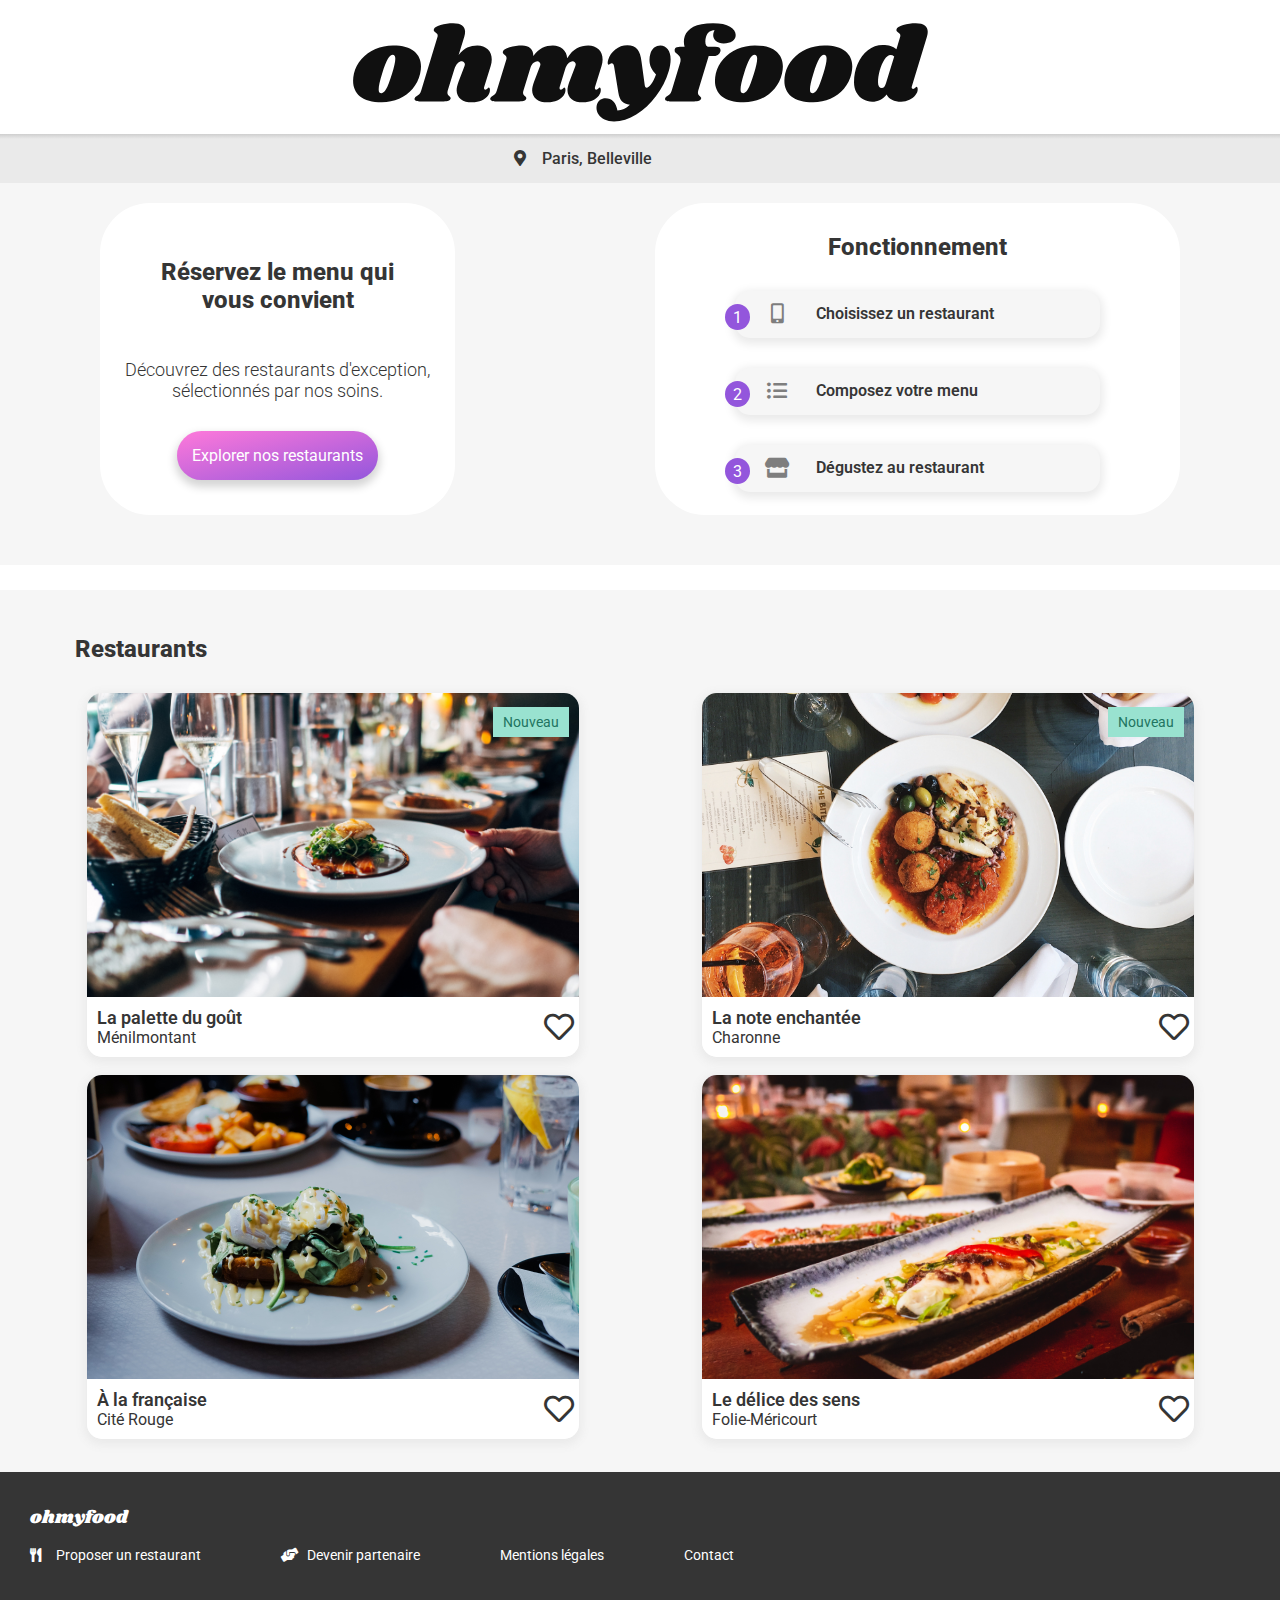
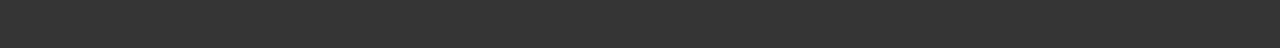
<file: index.html>
<!DOCTYPE html>
<html lang="fr">
    <head>
        <meta charset="utf-8">
        <meta name="viewport" content="width=device-width, initial-scale=1.0" />
        <title>Ohmyfood | commande de repas en ligne</title>
        <link rel="preconnect" href="https://fonts.googleapis.com">
        <link rel="preconnect" href="https://fonts.gstatic.com" crossorigin>
        <link href="https://fonts.googleapis.com/css2?family=Roboto:wght@100;200;300;400;500;600;700;800;900&family=Shrikhand&display=swap" rel="stylesheet">
        <link rel="stylesheet" type="text/css" href="./scss/main.css">
        <link href="https://use.fontawesome.com/releases/v5.15.3/css/all.css" rel="stylesheet">

    </head>

    <body>
        <div id="preload">
            <div class="spin"><i class="fas fa-spinner"></i></div>
        </div>
        <header> 
            <img src="Maquettes_Ohmyfood/images/logo/ohmyfood@2x.svg" alt="Ohmyfood"/>
        </header>
        <div id="mobile">
            <section class="localisation">
                <div class="localisation__recherche">
                    <div><i class="fas fa-map-marker-alt"></i></div>
                    <div>Paris, Belleville</div>
                </div>
                <div class="localisation__description">
                    <h2 class="localisation--titre">Réservez le menu qui<br/> vous convient</h2>
                    <div class="localisation--argument">Découvrez des restaurants d'exception,<br/> sélectionnés par nos soins.</div>
                    <button class="localisation--explorer">Explorer nos restaurants</button>
                </div>
            </section>
            
            <section id="fonctionnement_mobile">
                <h2 class="titre-section">Fonctionnement</h2>
                <div class="fonctionnement__plan">
                    
                    <div class="fonctionnement__liste">
                        <div class="fonctionnement--numero">1</div>
                        <div><i class="fas fa-mobile-alt"></i></div>
                        <div>Choisissez un restaurant</div>
                    </div>
                
                    <div class="fonctionnement__liste">
                        <div class="fonctionnement--numero">2</div>
                        <div><i class="fas fa-list-ul"></i></div>
                        <div>Composez votre menu</div>
                    </div>
                    
                    <div class="fonctionnement__liste">
                        <div class="fonctionnement--numero">3</div>
                        <div><i class="fas fa-store"></i></div>
                        <div>Dégustez au restaurant</div>
                    </div>
                
                </div>
            </section>
        </div>

        <div id="desktop">
            <section class="localisation">
                <div class="localisation__recherche">
                    <div><i class="fas fa-map-marker-alt"></i></div>
                    <div>Paris, Belleville</div>
                </div>
                <div class="explications">
                    <div class="localisation__description">
                        <h2 class="localisation--titre">Réservez le menu qui<br/> vous convient</h2>
                        <div class="localisation--argument">Découvrez des restaurants d'exception,<br/> sélectionnés par nos soins.</div>
                        <button class="localisation--explorer">Explorer nos restaurants</button>
                    </div>
                    <div id="fonctionnement_desktop">
                        <div class="titre-section">Fonctionnement</div>
                        <div class="fonctionnement__plan">
                        
                            <div class="fonctionnement__liste">
                                <div class="fonctionnement--numero">1</div>
                                <div><i class="fas fa-mobile-alt"></i></div>
                                <div>Choisissez un restaurant</div>
                            </div>
                    
                            <div class="fonctionnement__liste">
                                <div class="fonctionnement--numero">2</div>
                                <div><i class="fas fa-list-ul"></i></div>
                                <div>Composez votre menu</div>
                            </div>
                        
                            <div class="fonctionnement__liste">
                                <div class="fonctionnement--numero">3</div>
                                <div><i class="fas fa-store"></i></div>
                                <div>Dégustez au restaurant</div>
                            </div>
                        </div>
                    </div>
                </div>

            </section>
            
           
        </div>



        <section id="restaurants">
            <h2 class="titre-section">Restaurants</h2>
            
            <div class="liste-restaurants-carte">
                
                <div class="restaurants__carte">
                    <a href="./menu-palette.html">
                        <div class="restaurants--vignette restaurants--image1">
                            <span class="restaurants--nouveau">Nouveau</span>
                        </div>
                    </a>
          
                    <div class="restaurants--legende">
                        <div class="restaurants--texte"><a href="./menu-palette.html">
                            <div>La palette du goût</div>
                            <div>Ménilmontant</div>
                        </a></div>
                        <div class="like">
                            <i class="far fa-heart"></i>
                            <i class="far fa-heart"></i>
                        </div>
                    </div>
                </div>

                <div class="restaurants__carte">
                    <a href="./menu-enchante.html">
                        <div class="restaurants--vignette restaurants--image2">
                            <span class="restaurants--nouveau">Nouveau</span>
                        </div>
                    </a>
          
                    <div class="restaurants--legende">
                        <div class="restaurants--texte"><a href="./menu-enchante.html">
                            <div>La note enchantée</div>
                            <div>Charonne</div>
                        </a></div>
                        <div class="like">
                            <i class="far fa-heart"></i>
                            <i class="far fa-heart"></i>
                        </div>
                    </div>
                </div>
            
                <div class="restaurants__carte">
                    <a href="./menu-francaise.html">
                        <div class="restaurants--vignette restaurants--image3">
                        </div>
                    </a>
          
                    <div class="restaurants--legende">
                        <div class="restaurants--texte"><a href="./menu-francaise.html">
                            <div>À la française</div>
                            <div>Cité Rouge</div>
                        </a></div>
                        <div class="like">
                            <i class="far fa-heart"></i>
                            <i class="far fa-heart"></i>
                        </div>
                    </div>
                </div>

                <div class="restaurants__carte">
                    <a href="./menu-delice.html">
                        <div class="restaurants--vignette restaurants--image4">
                        </div>
                    </a>
          
                    <div class="restaurants--legende">
                        <div class="restaurants--texte"><a href="./menu-delice.html">
                            <div>Le délice des sens</div>
                            <div>Folie-Méricourt</div>
                        </a></div>
                        <div class="like">
                            <i class="far fa-heart"></i>
                            <i class="far fa-heart"></i>
                        </div>
                    </div>
                </div>

            </div>
        </section>

        <footer>
            <div class="slogan">ohmyfood</div>
            <ul>
                <li><a href="#">Proposer un restaurant</a></li>
                <li><a href="#">Devenir partenaire</a></li>
                <li><a href="#">Mentions légales</a></li>
                <li><a href="mailto:email@email.com">Contact</a></li>
            </ul>
        </footer>

    </body>
</html>
</file>
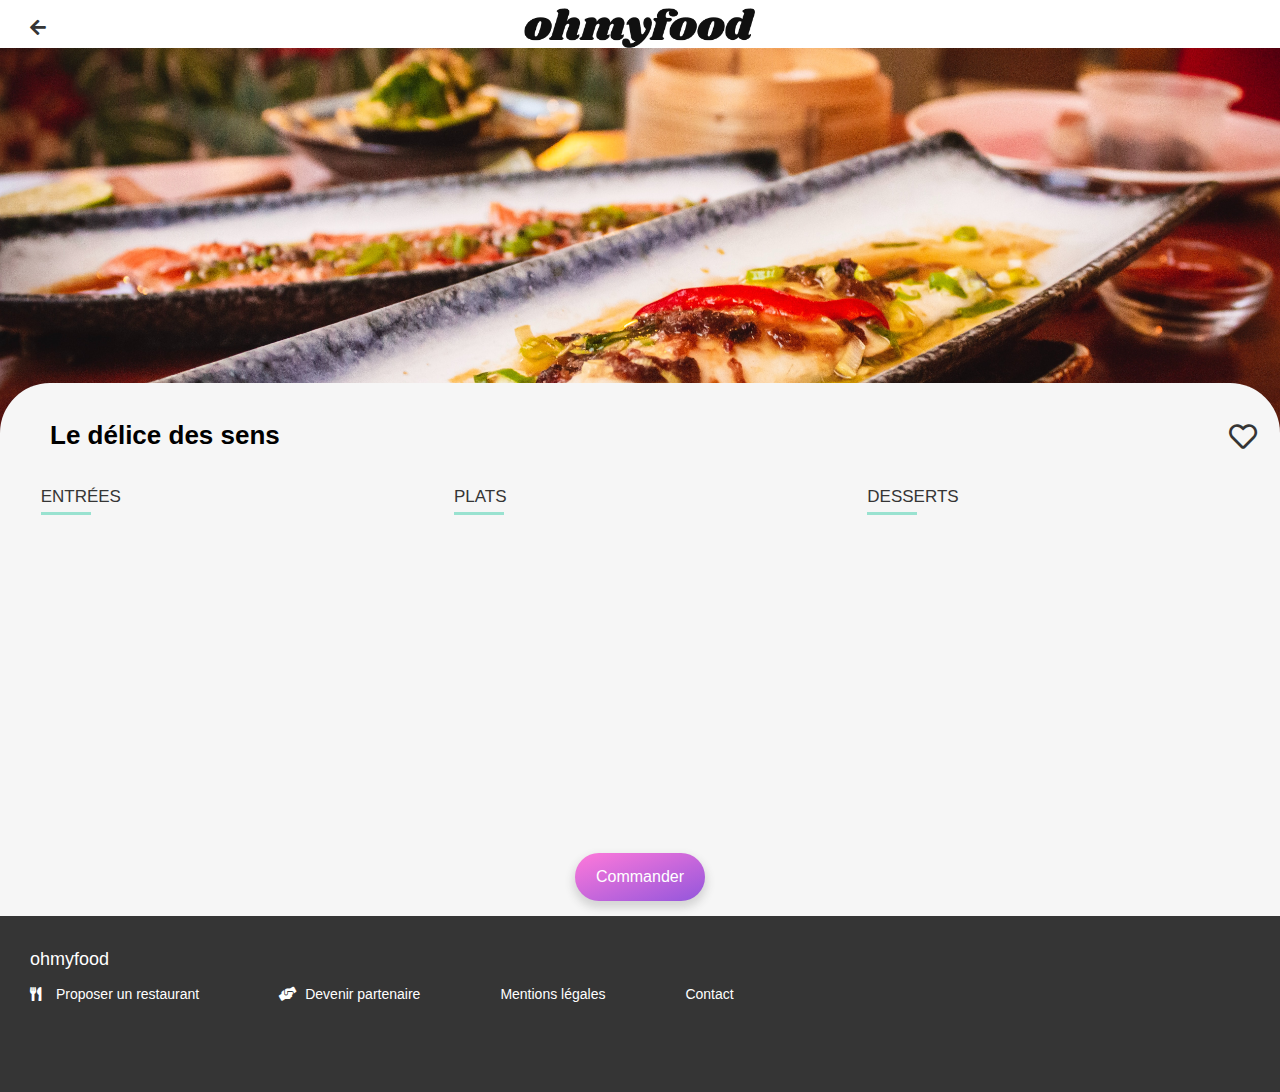
<file: menu-delice.html>
<!DOCTYPE html>
<html lang="fr">
    <head>
        <meta charset="utf-8">
        <meta name="viewport" content="width=device-width, initial-scale=1.0" />
        <title>Ohmyfood | commande de repas en ligne</title>
        <link rel="stylesheet" type="text/css" href="./scss/main.css">
        <link href="https://use.fontawesome.com/releases/v5.15.3/css/all.css" rel="stylesheet">
    </head>

    <body>
        <header class="retour-menu">
            <a href="./index.html"><i class="fas fa-arrow-left"></i></a>
            <a href="./index.html" class="retour-menu__logo"></a>
        </header>

        <div class="banniere-menu banniere-menu__image4">
            
        </div>
        
        <section class="restaurants menu-entier">
            <div class="menu-entier__titre">
                <h1>Le délice des sens</h1>
                <div class="like">
                    <i class="far fa-heart"></i>
                    <i class="far fa-heart"></i>
                </div>
            </div>

            <div class="menu-entier__complet">
                <article class="entrees">
                    <h2 class="menu-entier__sstitre">ENTRÉES</h2>
                    <div class=" menu-entier__liste">
                
                        <div class=" restaurants--titre-legende menu-entier--bloc">
                    
                            <div class="menu-entier--texte">
                                <div>Tartare de thon</div>
                                <div>Assaisonné au yuzu</div>
                            </div>

                            <div class="menu-entier--coche">
                                <div class="prix">25€</div>
                                <div><i class="fas fa-check-circle"></i></div>
                            </div>
                    
                        </div>
                
                        <div class=" restaurants--titre-legende menu-entier--bloc">
                    
                            <div class="menu-entier--texte">
                                <div>Bouchée de homard croustillant</div>
                                <div>Et sa farandole de petits légumes</div>
                            </div>

                            <div class="menu-entier--coche">
                                <div class="prix">35€</div>
                                <div><i class="fas fa-check-circle"></i></div>
                            </div>
                    
                        </div>
                
                        <div class=" restaurants--titre-legende menu-entier--bloc">
                    
                            <div class="menu-entier--texte">
                                <div>Velouté au cèpes</div>
                                <div>Aux truffes</div>
                            </div>

                            <div class="menu-entier--coche">
                                <div class="prix">20€</div>
                                <div><i class="fas fa-check-circle"></i></div>
                            </div>
                    
                        </div>
                    </div>
                </article>
                <article class="plats">
                    <h2 class="menu-entier__sstitre">PLATS</h2>
                    <div class=" menu-entier__liste">

                        <div class=" restaurants--titre-legende menu-entier--bloc">
                    
                            <div class="menu-entier--texte">
                                <div>Poulet rôti aux herbes de Provence</div>
                                <div>Et sa crème de truffe</div>
                            </div>

                            <div class="menu-entier--coche">
                                <div class="prix">40€</div>
                                <div><i class="fas fa-check-circle"></i></div>
                            </div>
                    
                        </div>

                        <div class=" restaurants--titre-legende menu-entier--bloc">
                    
                            <div class="menu-entier--texte">
                                <div>Langouste rôtie</div>
                                <div>Et ses légumes de saison</div>
                            </div>

                            <div class="menu-entier--coche">
                                <div class="prix">35€</div>
                                <div><i class="fas fa-check-circle"></i></div>
                            </div>
                
                        </div>

                        <div class=" restaurants--titre-legende menu-entier--bloc">
                    
                            <div class="menu-entier--texte">
                                <div>Côte de boeuf angus</div>
                                <div>Et sa purée de panais</div>
                            </div>

                            <div class="menu-entier--coche">
                                <div class="prix">44€</div>
                                <div><i class="fas fa-check-circle"></i></div>
                            </div>
                    
                        </div>
                    </div>
                </article>
                <article class="desserts">
                    <h2 class="menu-entier__sstitre">DESSERTS</h2>
                    <div class=" menu-entier__liste">

                        <div class=" restaurants--titre-legende menu-entier--bloc">
                    
                            <div class="menu-entier--texte">
                                <div>Farandole de desserts</div>
                                <div>Du chef</div>
                            </div>

                            <div class="menu-entier--coche">
                                <div class="prix">18€</div>
                                <div><i class="fas fa-check-circle"></i></div>
                            </div>
                    
                        </div>

                        <div class=" restaurants--titre-legende menu-entier--bloc">
                    
                            <div class="menu-entier--texte">
                                <div>Crème brûlée</div>
                                <div>Revisitée</div>
                            </div>

                            <div class="menu-entier--coche">
                                <div class="prix">22€</div>
                                <div><i class="fas fa-check-circle"></i></div>
                            </div>
                    
                        </div>

                        <div class=" restaurants--titre-legende menu-entier--bloc">
                    
                            <div class="menu-entier--texte">
                                <div>Tiramisu</div>
                                <div>À la noisette</div>
                            </div>

                            <div class="menu-entier--coche">
                                <div class="prix">23€</div>
                                <div><i class="fas fa-check-circle"></i></div>
                            </div>
                    
                        </div>
                    </div>
                </article>
            </div>
            <div class="menu-entier--bouton">
                <button class="menu-entier--commander">Commander</button>
            </div>
        </section>

        <footer>
            <div class="slogan">ohmyfood</div>
            <ul>
                <li><a href="#">Proposer un restaurant</a></li>
                <li><a href="#">Devenir partenaire</a></li>
                <li><a href="#">Mentions légales</a></li>
                <li><a href="mailto:email@email.com">Contact</a></li>
            </ul>
        </footer>

    </body>
</html>
</file>
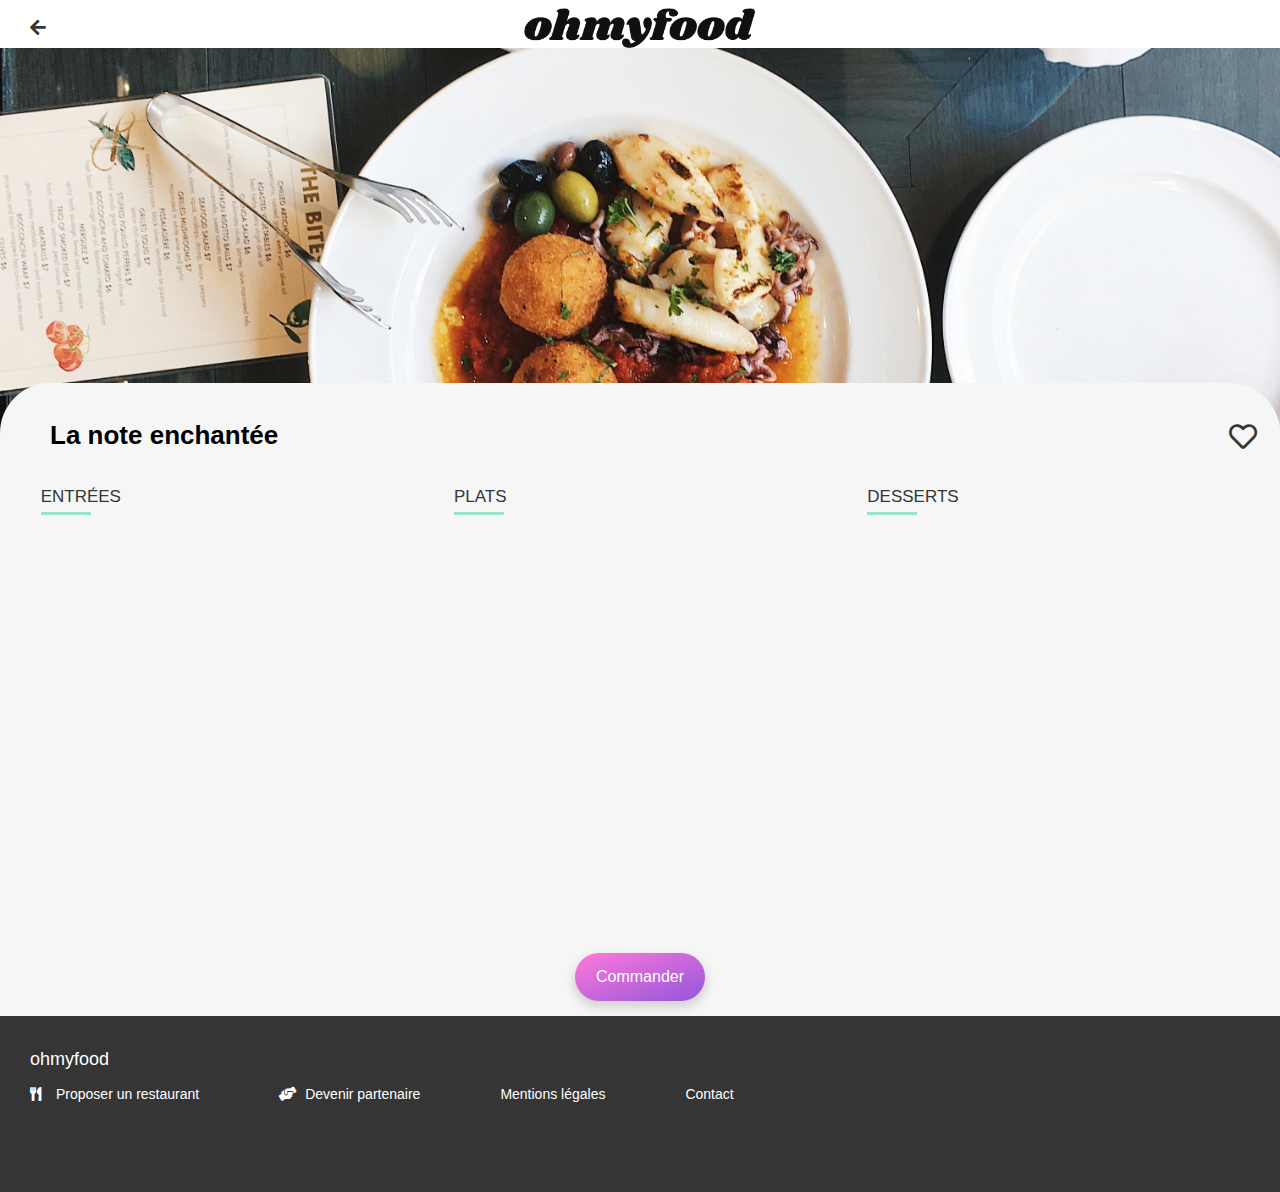
<file: menu-enchante.html>
<!DOCTYPE html>
<html lang="fr">
    <head>
        <meta charset="utf-8">
        <meta name="viewport" content="width=device-width, initial-scale=1.0" />
        <title>Ohmyfood | commande de repas en ligne</title>
        <link rel="stylesheet" type="text/css" href="./scss/main.css">
        <link href="https://use.fontawesome.com/releases/v5.15.3/css/all.css" rel="stylesheet">
    </head>

    <body>
        <header class="retour-menu">
            <a href="./index.html"><i class="fas fa-arrow-left"></i></a>
            <a href="./index.html" class="retour-menu__logo"></a>
        </header>

        <div class="banniere-menu banniere-menu__image2">
           
        </div>
        
        <section class="restaurants menu-entier">
            <div class="menu-entier__titre">
                <h1>La note enchantée</h1>
                <div class="like">
                    <i class="far fa-heart"></i>
                    <i class="far fa-heart"></i>
                </div>
            </div>
            
            <div class="menu-entier__complet">
                <article class="entrees">
                    <h2 class="menu-entier__sstitre">ENTRÉES</h2>
                    <div class=" menu-entier__liste">

                        <div class=" restaurants--titre-legende menu-entier--bloc">
                    
                            <div class="menu-entier--texte">
                                <div>Ravioles de foie gras</div>
                                <div>Accompagnés de leur crème à la truffe</div>
                            </div>

                            <div class="menu-entier--coche">
                                <div class="prix">25€</div>
                                <div><i class="fas fa-check-circle"></i></div>
                            </div>
                    
                        </div>

                        <div class=" restaurants--titre-legende menu-entier--bloc">
                    
                            <div class="menu-entier--texte">
                                <div>Caviar osciètre</div>
                                <div>Sur blini à la farine de blé noir</div>
                            </div>

                            <div class="menu-entier--coche">
                                <div class="prix">35€</div>
                                <div><i class="fas fa-check-circle"></i></div>
                            </div>
                        </div>

                        <div class="restaurants--titre-legende menu-entier--bloc">
                    
                            <div class="menu-entier--texte">
                                <div>Homard et espuma de potiron</div>
                                <div>Mariné aux zestes d'orange</div>
                            </div>

                            <div class="menu-entier--coche">
                                <div class="prix">20€</div>
                                <div><i class="fas fa-check-circle"></i></div>
                            </div>
                    
                        </div>

                        <div class=" restaurants--titre-legende menu-entier--bloc">
                    
                            <div class="menu-entier--texte">
                                <div>Foie gras de canard cuit entier</div>
                                <div>Confiture de figue et pain toasté</div>
                            </div>

                            <div class="menu-entier--coche">
                                <div class="prix">35€</div>
                                <div><i class="fas fa-check-circle"></i></div>
                            </div>
                    
                        </div>

                    </div>
                </article>
                <article class="plats">

                    <h2 class="menu-entier__sstitre">PLATS</h2>
                    <div class=" menu-entier__liste">

                        <div class=" restaurants--titre-legende menu-entier--bloc">
                    
                            <div class="menu-entier--texte">
                                <div>Noix de coquilles Saint-Jacques</div>
                                <div>Sur lit de purée de céleri-rave</div>
                            </div>

                            <div class="menu-entier--coche">
                                <div class="prix">40€</div>
                                <div><i class="fas fa-check-circle"></i></div>
                            </div>
                    
                        </div>

                        <div class=" restaurants--titre-legende menu-entier--bloc">
                    
                            <div class="menu-entier--texte">
                                <div>Langoustine poêlée</div>
                                <div>Purée de patate douce</div>
                            </div>

                            <div class="menu-entier--coche">
                                <div class="prix">35€</div>
                                <div><i class="fas fa-check-circle"></i></div>
                            </div>
                    
                        </div>

                        <div class=" restaurants--titre-legende menu-entier--bloc">
                    
                            <div class="menu-entier--texte">
                                <div>Mijoté de queue de boeuf</div>
                                <div>Et riz sauvage aux zestes de citron</div>
                            </div>

                            <div class="menu-entier--coche">
                                <div class="prix">44€</div>
                                <div><i class="fas fa-check-circle"></i></div>
                            </div>
                    
                        </div>

                    </div>
                </article>
                <article class="desserts">

                    <h2 class="menu-entier__sstitre">DESSERTS</h2>
                    <div class=" menu-entier__liste">

                        <div class=" restaurants--titre-legende menu-entier--bloc">
                    
                            <div class="menu-entier--texte">
                                <div>Macaron noisette et chocolat</div>
                                <div>Glace au caramel brun et sel de Guérande</div>
                            </div>

                            <div class="menu-entier--coche">
                                <div class="prix">18€</div>
                                <div><i class="fas fa-check-circle"></i></div>
                            </div>
                    
                        </div>

                        <div class=" restaurants--titre-legende menu-entier--bloc">
                    
                            <div class="menu-entier--texte">
                                <div>Baba au rhum revisité</div>
                                <div>Avec son coulis de citron</div>
                            </div>

                            <div class="menu-entier--coche">
                                <div class="prix">22€</div>
                                <div><i class="fas fa-check-circle"></i></div>
                            </div>
                    
                        </div>

                        <div class=" restaurants--titre-legende menu-entier--bloc">
                    
                            <div class="menu-entier--texte">
                                <div>Tarte au citron meringuée</div>
                                <div>Destructurée</div>
                            </div>

                            <div class="menu-entier--coche">
                                <div class="prix">23€</div>
                                <div><i class="fas fa-check-circle"></i></div>
                            </div>
                    
                        </div>


                    </div>

                </article>
            </div>
            <div class="menu-entier--bouton">
                <button class="menu-entier--commander">Commander</button>
            </div>
        </section>

        <footer>
            <div class="slogan">ohmyfood</div>
            <ul>
                <li><a href="#">Proposer un restaurant</a></li>
                <li><a href="#">Devenir partenaire</a></li>
                <li><a href="#">Mentions légales</a></li>
                <li><a href="mailto:email@email.com">Contact</a></li>
            </ul>
        </footer>

    </body>
</html>
</file>
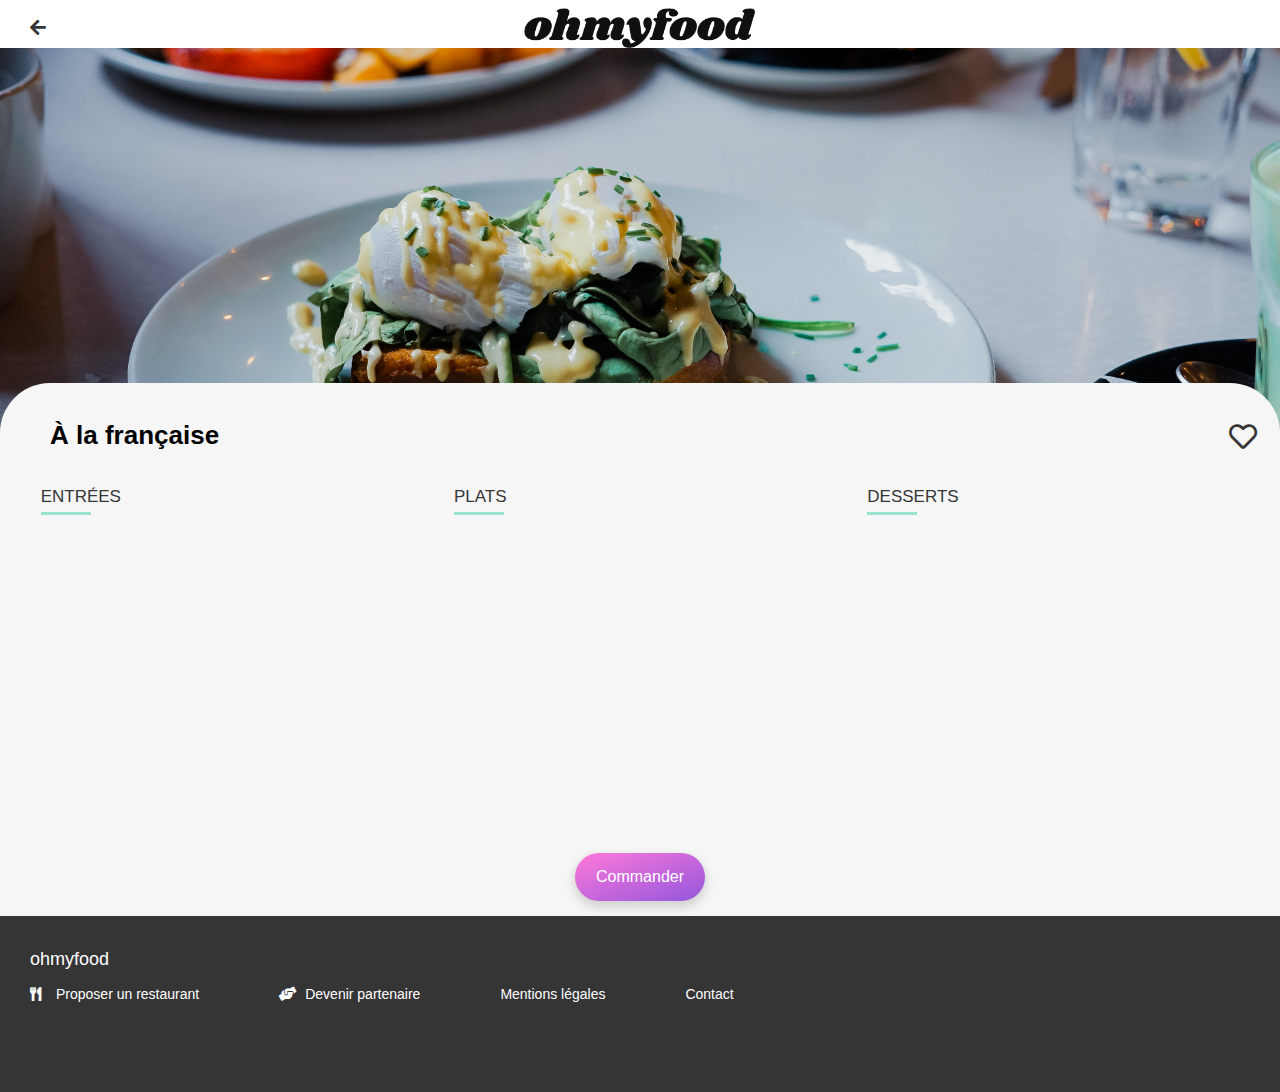
<file: menu-francaise.html>
<!DOCTYPE html>
<html lang="fr">
    <head>
        <meta charset="utf-8">
        <meta name="viewport" content="width=device-width, initial-scale=1.0" />
        <title>Ohmyfood | commande de repas en ligne</title>
        <link rel="stylesheet" type="text/css" href="./scss/main.css">
        <link href="https://use.fontawesome.com/releases/v5.15.3/css/all.css" rel="stylesheet">

    </head>

    <body>
        <header class="retour-menu">
            <a href="./index.html"><i class="fas fa-arrow-left"></i></a>
            <a href="./index.html" class="retour-menu__logo"></a>
        </header>

        <div class="banniere-menu banniere-menu__image3">
            
        </div>
        
        <section class="restaurants menu-entier">
            <div class="menu-entier__titre">
                <h1>À la française</h1>
                <div class="like">
                    <i class="far fa-heart"></i>
                    <i class="far fa-heart"></i>
                </div>
            </div>

            <div class="menu-entier__complet">
                <article class="entrees">
                    <h2 class="menu-entier__sstitre">ENTRÉES</h2>
                    <div class=" menu-entier__liste">
                
                        <div class=" restaurants--titre-legende menu-entier--bloc">
                    
                            <div class="menu-entier--texte">
                                <div>Tartare de poulpe acidulé</div>
                                <div>Aux zestes d'orange</div>
                            </div>

                            <div class="menu-entier--coche">
                                <div class="prix">25€</div>
                                <div><i class="fas fa-check-circle"></i></div>
                            </div>
                    
                        </div>
                
                        <div class=" restaurants--titre-legende menu-entier--bloc">
                    
                            <div class="menu-entier--texte">
                                <div>Velouté de légumes d'antan</div>
                                <div>Carotte, panais, topinambour</div>
                            </div>

                            <div class="menu-entier--coche">
                                <div class="prix">35€</div>
                                <div><i class="fas fa-check-circle"></i></div>
                            </div>
                    
                        </div>

                        <div class=" restaurants--titre-legende menu-entier--bloc">
                    
                            <div class="menu-entier--texte">
                                <div>Soupe à l'oignon</div>
                                <div>Revisitée</div>
                            </div>

                            <div class="menu-entier--coche">
                                <div class="prix">20€</div>
                                <div><i class="fas fa-check-circle"></i></div>
                            </div>
                    
                        </div>
                
                    </div>
                </article>
                <article class="plats">
            
                    <h2 class="menu-entier__sstitre">PLATS</h2>
                    <div class=" menu-entier__liste">

                        <div class=" restaurants--titre-legende menu-entier--bloc">
                    
                            <div class="menu-entier--texte">
                                <div>Coquilles Saint-Jacques</div>
                                <div>Accompagnées d'une purée de panais</div>
                            </div>

                            <div class="menu-entier--coche">
                                <div class="prix">40€</div>
                                <div><i class="fas fa-check-circle"></i></div>
                            </div>
                    
                        </div>
                
                
                        <div class=" restaurants--titre-legende menu-entier--bloc">
                    
                            <div class="menu-entier--texte">
                                <div>Magret de canard</div>
                                <div>Et parmentier de pommes de terre</div>
                            </div>

                            <div class="menu-entier--coche">
                                <div class="prix">35€</div>
                                <div><i class="fas fa-check-circle"></i></div>
                            </div>
                    
                        </div>

                        <div class=" restaurants--titre-legende menu-entier--bloc">
                    
                            <div class="menu-entier--texte">
                                <div>Pigeonneau d'Ille-et-Vilaine</div>
                                <div>Sur son lit de gnocchis aux légumes</div>
                            </div>

                            <div class="menu-entier--coche">
                                <div class="prix">44€</div>
                                <div><i class="fas fa-check-circle"></i></div>
                            </div>
                    
                        </div>

                    </div>
                </article>
                <article class="desserts">

                    <h2 class="menu-entier__sstitre">DESSERTS</h2>
                    <div class=" menu-entier__liste">


                        <div class=" restaurants--titre-legende menu-entier--bloc">
                    
                            <div class="menu-entier--texte">
                                <div>Pétales de violettes glacés</div>
                                <div>Et sa purée de noisettes</div>
                            </div>

                            <div class="menu-entier--coche">
                                <div class="prix">18€</div>
                                <div><i class="fas fa-check-circle"></i></div>
                            </div>
                    
                        </div>

                        <div class=" restaurants--titre-legende menu-entier--bloc">
                    
                            <div class="menu-entier--texte">
                                <div>Fondant au chocolat</div>
                                <div>Revisité</div>
                            </div>

                            <div class="menu-entier--coche">
                                <div class="prix">22€</div>
                                <div><i class="fas fa-check-circle"></i></div>
                            </div>
                    
                        </div>

                        <div class=" restaurants--titre-legende menu-entier--bloc">
                    
                            <div class="menu-entier--texte">
                                <div>Millefeuille croustillant</div>
                                <div>Myrtilles et pâte d'amande</div>
                            </div>

                            <div class="menu-entier--coche">
                                <div class="prix">23€</div>
                                <div><i class="fas fa-check-circle"></i></div>
                            </div>
                    
                        </div>
                    </div>
                </article>

            </div>
            <div class="menu-entier--bouton">
                <button class="menu-entier--commander">Commander</button>
            </div>
        </section>

        <footer>
            <div class="slogan">ohmyfood</div>
            <ul>
                <li><a href="#">Proposer un restaurant</a></li>
                <li><a href="#">Devenir partenaire</a></li>
                <li><a href="#">Mentions légales</a></li>
                <li><a href="mailto:email@email.com">Contact</a></li>
            </ul>
        </footer>

    </body>
</html>
</file>
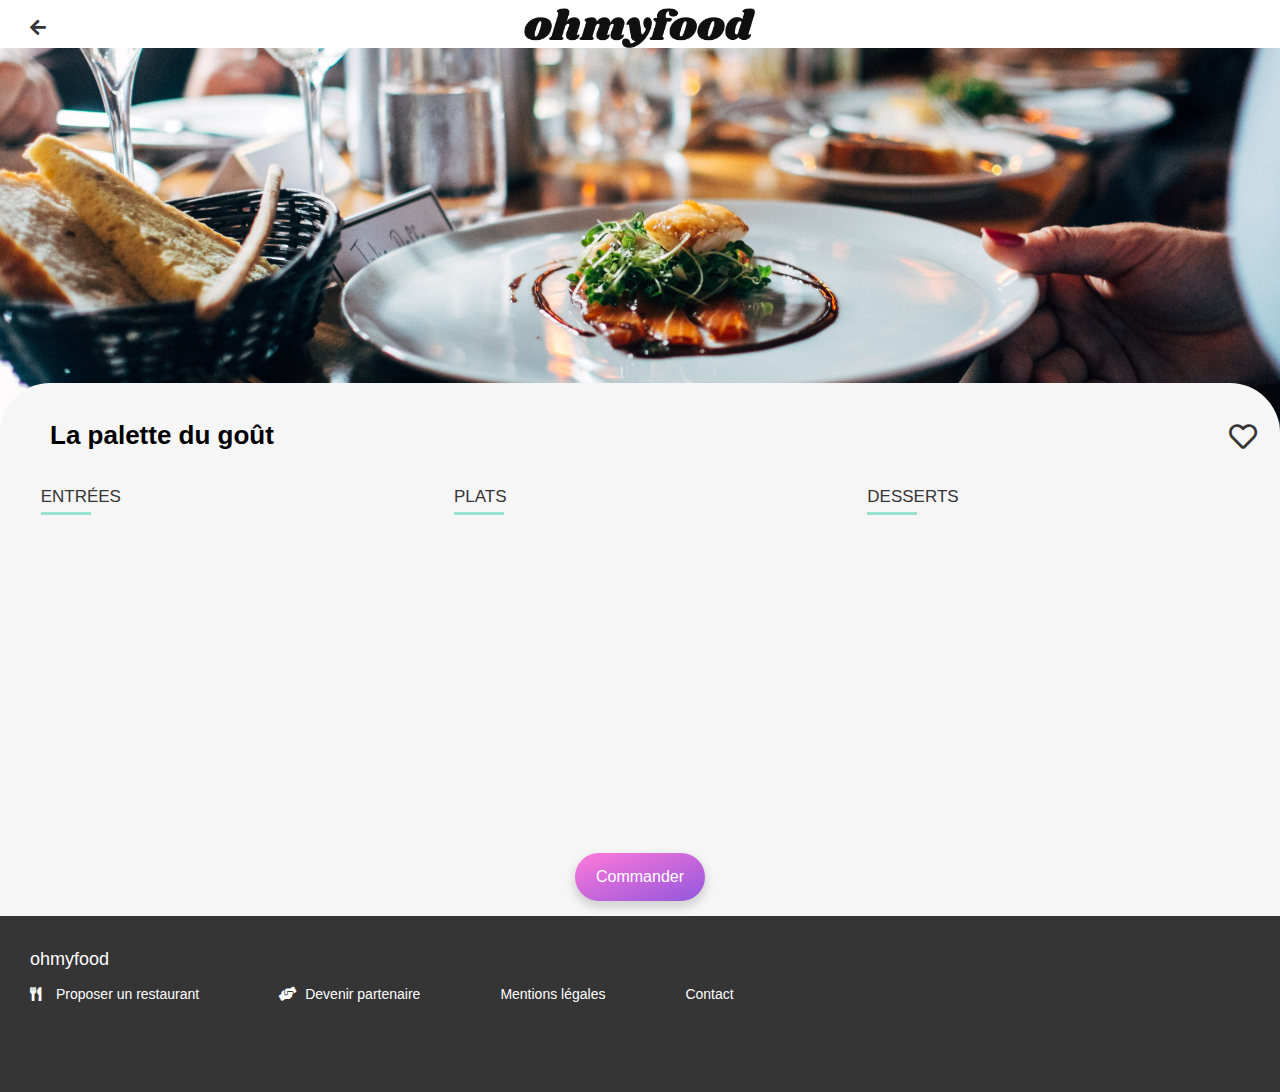
<file: menu-palette.html>
<!DOCTYPE html>
<html lang="fr">
    <head>
        <meta charset="utf-8">
        <meta name="viewport" content="width=device-width, initial-scale=1.0" />
        <title>Ohmyfood | commande de repas en ligne</title>
        <link rel="stylesheet" type="text/css" href="./scss/main.css">
        <link href="https://use.fontawesome.com/releases/v5.15.3/css/all.css" rel="stylesheet">

    </head>

    <body>
        <header class="retour-menu">
            <a href="./index.html"><i class="fas fa-arrow-left"></i></a>
            <a href="./index.html" class="retour-menu__logo"></a>
        </header>

        <div class="banniere-menu banniere-menu__image1">
            
        </div>
        
        <section class="restaurants menu-entier">
            <div class="menu-entier__titre">
                <h1>La palette du goût</h1>
                <div class="like">
                    <i class="far fa-heart"></i>
                    <i class="far fa-heart"></i>
                </div>
            </div>
            <div class="menu-entier__complet">
                <article class="entrees">
                    <h2 class="menu-entier__sstitre">ENTRÉES</h2>
                    <div class="menu-entier__liste">

                        <div class="restaurants--titre-legende menu-entier--bloc">
                    
                            <div class="menu-entier--texte">
                                <div>Fricassée d'escargot</div>
                                <div>Au piment d'espelette</div>
                            </div>

                            <div class="menu-entier--coche">
                                <div class="prix">25€</div>
                                <div><i class="fas fa-check-circle"></i></div>
                            </div>
                    
                        </div>
                
                        <div class=" restaurants--titre-legende menu-entier--bloc">
                    
                            <div class="menu-entier--texte">
                                <div>Foie gras de canard mi-cuit</div>
                                <div>Et ses copeaux de truffe noire</div>
                            </div>

                            <div class="menu-entier--coche">
                                <div class="prix">35€</div>
                                <div><i class="fas fa-check-circle"></i></div>
                            </div>

                        </div>

                        <div class=" restaurants--titre-legende menu-entier--bloc">
                    
                            <div class="menu-entier--texte">
                                <div>Oeuf au plat</div>
                                <div>Assaisonné à la truffe sur lit de caviar</div>
                            </div>

                            <div class="menu-entier--coche">
                                <div class="prix">20€</div>
                                <div><i class="fas fa-check-circle"></i></div>
                            </div>
                    
                        </div>
                    </div>
                </article>
                <article class="plats">

                    <h2 class="menu-entier__sstitre">PLATS</h2>
                    <div class=" menu-entier__liste">

                        <div class=" restaurants--titre-legende menu-entier--bloc">
                    
                            <div class="menu-entier--texte">
                                <div>Filet de boeuf aux herbes</div>
                                <div>Accompagné de sa ribambelle de légumes</div>
                            </div>

                            <div class="menu-entier--coche">
                                <div class="prix">40€</div>
                                <div><i class="fas fa-check-circle"></i></div>
                            </div>
                    
                        </div>

                        <div class=" restaurants--titre-legende menu-entier--bloc">
                    
                            <div class="menu-entier--texte">
                                <div>Parmentier de queue de boeuf</div>
                                <div>À la truffe noire sur sa purée de panais</div>
                            </div>

                            <div class="menu-entier--coche">
                                <div class="prix">35€</div>
                                <div><i class="fas fa-check-circle"></i></div>
                            </div>
                    
                        </div>

                        <div class=" restaurants--titre-legende menu-entier--bloc">
                    
                            <div class="menu-entier--texte">
                                <div>Filet de Turbot</div>
                                <div>Aux agrumes</div>
                            </div>

                            <div class="menu-entier--coche">
                                <div class="prix">44€</div>
                                <div><i class="fas fa-check-circle"></i></div>
                            </div>
                    
                        </div>
                    </div>
                </article>
                
                <article class="desserts">
                    <h2 class="menu-entier__sstitre">DESSERTS</h2>
                    <div class=" menu-entier__liste">

                        <div class=" restaurants--titre-legende menu-entier--bloc">
                    
                            <div class="menu-entier--texte">
                                <div>Paris-Brest</div>
                                <div>Revisité</div>
                            </div>

                            <div class="menu-entier--coche">
                                <div class="prix">18€</div>
                                <div><i class="fas fa-check-circle"></i></div>
                            </div>
                    
                        </div>

                        <div class=" restaurants--titre-legende menu-entier--bloc">
                    
                            <div class="menu-entier--texte">
                                <div>Macaron au chocolat d'exception</div>
                                <div>Et glace à la vanille de Madagascar</div>
                            </div>

                            <div class="menu-entier--coche">
                                <div class="prix">22€</div>
                                <div><i class="fas fa-check-circle"></i></div>
                            </div>                    
                        </div>

                        <div class=" restaurants--titre-legende menu-entier--bloc">
                    
                            <div class="menu-entier--texte">
                                <div>Mousse au chocolat</div>
                                <div>Au piment d'espelette et à la truffe noire</div>
                            </div>

                            <div class="menu-entier--coche">
                                <div class="prix">23€</div>
                                <div><i class="fas fa-check-circle"></i></div>
                            </div>
                    
                        </div>
                    </div>
                </article>
            </div>

            <div class="menu-entier--bouton">
                <button class="menu-entier--commander">Commander</button>
            </div>
        </section>

        <footer>
            <div class="slogan">ohmyfood</div>
            <ul>
                <li><a href="#">Proposer un restaurant</a></li>
                <li><a href="#">Devenir partenaire</a></li>
                <li><a href="#">Mentions légales</a></li>
                <li><a href="mailto:email@email.com">Contact</a></li>
            </ul>
        </footer>

    </body>
</html>
</file>
<file: scss/main.css>
button {
  background-size: 100%;
  background-image: -webkit-gradient(linear, left top, right bottom, from(#FF79DA), to(#9356DC));
  background-image: linear-gradient(to bottom right, #FF79DA, #9356DC);
  position: relative;
  z-index: 100;
  padding: 15px;
  border-radius: 25px;
  color: #fff;
  font-family: 'roboto', sans-serif;
  border: none;
  cursor: pointer;
  border-radius: 25px;
  -webkit-box-shadow: 0px 5px 8px 2px #D5D5D5;
          box-shadow: 0px 5px 8px 2px #D5D5D5;
}

button:before {
  background-image: -webkit-gradient(linear, left top, right bottom, from(#fface8), to(#ae80e5));
  background-image: linear-gradient(to bottom right, #fface8, #ae80e5);
  content: "";
  display: block;
  height: 100%;
  position: absolute;
  top: 0;
  left: 0;
  opacity: 0;
  width: 100%;
  z-index: -100;
  -webkit-transition: all 1000ms;
  transition: all 1000ms;
  border-radius: 25px;
}

button:hover:before {
  opacity: 1;
  -webkit-box-shadow: 0px 0px 10px 2px #979797;
          box-shadow: 0px 0px 10px 2px #979797;
}

.like {
  position: relative;
}

.like i {
  font-size: 30px;
  position: absolute;
  -webkit-transition: all 2000ms;
  transition: all 2000ms;
}

.like i:nth-child(1) {
  background-image: -webkit-gradient(linear, left top, left bottom, from(#9356DC), to(#FF79DA));
  background-image: linear-gradient(#9356DC, #FF79DA);
  -webkit-background-clip: text;
  -webkit-text-fill-color: transparent;
  opacity: 0;
  font-weight: 600;
}

.like i:nth-child(2) {
  font-weight: 300;
  opacity: 1;
  cursor: pointer;
}

@-webkit-keyframes coeur-plein {
  0% {
    opacity: 0;
  }
  100% {
    opacity: 1;
  }
}

@keyframes coeur-plein {
  0% {
    opacity: 0;
  }
  100% {
    opacity: 1;
  }
}

.like:hover i:nth-child(1) {
  -webkit-animation-name: coeur-plein;
          animation-name: coeur-plein;
  -webkit-animation-duration: 1200ms;
          animation-duration: 1200ms;
  -webkit-animation-fill-mode: forwards;
          animation-fill-mode: forwards;
}

@-webkit-keyframes coeur-vide {
  0% {
    opacity: 1;
  }
  100% {
    opacity: 0;
  }
}

@keyframes coeur-vide {
  0% {
    opacity: 1;
  }
  100% {
    opacity: 0;
  }
}

.like:hover i:nth-child(2) {
  -webkit-animation-name: coeur-vide;
          animation-name: coeur-vide;
  -webkit-animation-duration: 1200ms;
          animation-duration: 1200ms;
  -webkit-animation-fill-mode: forwards;
          animation-fill-mode: forwards;
}

.like:active i:nth-child(1) {
  opacity: 1;
}

.like:active i:nth-child(2) {
  opacity: 0;
}

body {
  color: #353535;
  font-family: roboto, sans-serif;
  background-color: #fff;
}

h1 {
  font-family: "shrikhand", sans-serif;
}

h2, h3, h4 {
  font-family: roboto, sans-serif;
}

a {
  text-decoration: none;
  color: #353535;
}

.titre-section {
  font-weight: 800;
  font-size: 24px;
  margin-top: 30px;
  margin-bottom: 30px;
}

#preload {
  position: absolute;
  width: 100%;
  height: 110%;
  background-image: -webkit-gradient(linear, right bottom, left top, from(#9356DC), to(#FF79DA));
  background-image: linear-gradient(to left top, #9356DC, #FF79DA);
  margin: -25px -8px;
  opacity: 0;
  -webkit-animation-name: chargement;
          animation-name: chargement;
  -webkit-animation-duration: 1800ms;
          animation-duration: 1800ms;
  z-index: 0;
}

#preload .spin {
  color: #fff;
  margin-left: 42%;
  margin-top: 25%;
  font-size: 50px;
}

#preload .spin i {
  -webkit-animation-name: spinner;
          animation-name: spinner;
  -webkit-animation-duration: 1800ms;
          animation-duration: 1800ms;
}

@-webkit-keyframes chargement {
  0% {
    opacity: 0.9;
    z-index: 1000;
  }
  50% {
    opacity: 0.9;
    z-index: 1000;
  }
  100% {
    opacity: 0;
    z-index: 1000;
  }
}

@keyframes chargement {
  0% {
    opacity: 0.9;
    z-index: 1000;
  }
  50% {
    opacity: 0.9;
    z-index: 1000;
  }
  100% {
    opacity: 0;
    z-index: 1000;
  }
}

@-webkit-keyframes spinner {
  0% {
    -webkit-transform: rotate(0deg);
            transform: rotate(0deg);
  }
  100% {
    -webkit-transform: rotate(190deg);
            transform: rotate(190deg);
  }
}

@keyframes spinner {
  0% {
    -webkit-transform: rotate(0deg);
            transform: rotate(0deg);
  }
  100% {
    -webkit-transform: rotate(190deg);
            transform: rotate(190deg);
  }
}

header img {
  display: block;
  margin: 22px auto auto auto;
  width: 45.5%;
}

.localisation {
  background-color: #F6F6F6;
  margin-top: 12px;
  text-align: center;
  padding-bottom: 30px;
  margin-right: -8px;
  margin-left: -8px;
}

.localisation__recherche {
  display: -webkit-box;
  display: -ms-flexbox;
  display: flex;
  -webkit-box-orient: horizontal;
  -webkit-box-direction: normal;
      -ms-flex-direction: row;
          flex-direction: row;
  -webkit-box-align: center;
      -ms-flex-align: center;
          align-items: center;
  background-image: -webkit-gradient(linear, left bottom, left top, from(#EAEAEA), color-stop(90%, #EAEAEA), to(#CFCFCF));
  background-image: linear-gradient(0deg, #EAEAEA, #EAEAEA 90%, #CFCFCF);
  padding: 15px;
}

.localisation__recherche div:nth-child(1) {
  width: 29.9%;
  text-align: right;
  margin-right: 16px;
}

.localisation__recherche div:nth-child(2) {
  font-weight: 500;
}

.localisation--titre {
  font-weight: 800;
  font-size: 24px;
  margin-top: 30px;
  margin-bottom: 30px;
  padding-top: 38px;
  padding-bottom: 15px;
}

.localisation--argument {
  padding-bottom: 30px;
  font-weight: 300;
  font-size: 18px;
}

.localisation--explorer {
  font-size: 16px;
  font-weight: 400;
  color: #fff;
  font-family: 'roboto', sans-serif;
}

#fonctionnement_mobile,
#fonctionnement_desktop,
#restaurants {
  margin: 0px -8px 30px -8px;
  padding: 15px 25px;
}

#restaurants {
  background-color: #F6F6F6;
  margin-bottom: 0px;
  z-index: 1;
  position: relative;
}

.fonctionnement__plan {
  position: relative;
}

.fonctionnement__liste {
  border-radius: 15px;
  -webkit-box-shadow: 0px 3px 10px 3px #EAEAEA;
          box-shadow: 0px 3px 10px 3px #EAEAEA;
  display: -webkit-box;
  display: -ms-flexbox;
  display: flex;
  -webkit-box-orient: horizontal;
  -webkit-box-direction: normal;
      -ms-flex-direction: row;
          flex-direction: row;
  background-color: #F6F6F6;
  margin-bottom: 23px;
  margin-top: 30px;
  padding: 24px;
  font-weight: 600;
  margin-right: -8px;
  margin-left: 15px;
}

.fonctionnement__liste div:nth-child(2) {
  width: 20%;
}

.fonctionnement__liste:hover {
  background-color: #f2eafb;
  -webkit-transition-duration: 800ms;
          transition-duration: 800ms;
}

.fonctionnement__liste:hover i {
  color: #9356DC;
  -webkit-transition-duration: 800ms;
          transition-duration: 800ms;
}

.fonctionnement__liste i {
  color: #7E7E7E;
  font-size: 20px;
  margin-left: 10px;
  margin-right: 20px;
}

.fonctionnement--numero {
  background-color: #9356DC;
  border-radius: 100%;
  padding: 4px 8px 3px 8px;
  position: absolute;
  left: 0px;
  color: #fff;
  font-weight: 400;
  font-size: 16px;
}

.explications {
  display: -webkit-box;
  display: -ms-flexbox;
  display: flex;
  -webkit-box-orient: horizontal;
  -webkit-box-direction: normal;
      -ms-flex-direction: row;
          flex-direction: row;
  width: 100%;
  -ms-flex-pack: distribute;
      justify-content: space-around;
  margin-top: 20px;
  padding-bottom: 20px;
}

.explications .localisation__description {
  background-color: #fff;
  border-radius: 50px;
  padding: 25px;
}

.explications .localisation--titre {
  padding-top: 0;
}

.explications #fonctionnement_mobile,
.explications #fonctionnement_desktop {
  width: 41%;
  background-color: #fff;
  padding: 0px;
  border-radius: 50px;
  margin: 0px;
}

.explications #fonctionnement_mobile .fonctionnement__plan .fonctionnement__liste,
.explications #fonctionnement_desktop .fonctionnement__plan .fonctionnement__liste {
  padding: 13px;
  margin-right: 80px;
  margin-left: 80px;
}

.explications #fonctionnement_mobile .fonctionnement__plan .fonctionnement__liste .fonctionnement--numero,
.explications #fonctionnement_desktop .fonctionnement__plan .fonctionnement__liste .fonctionnement--numero {
  left: 70px;
}

#desktop {
  margin-bottom: 25px;
}

.restaurants__titre {
  font-weight: 800;
  font-size: 24px;
  margin-top: 30px;
  margin-bottom: 30px;
  margin-left: 20px;
  margin-top: 40px;
  margin-bottom: 25px;
}

.restaurants__carte {
  border-radius: 15px;
  -webkit-box-shadow: 0px 3px 10px 3px #EAEAEA;
          box-shadow: 0px 3px 10px 3px #EAEAEA;
  margin-bottom: 18px;
}

.restaurants--vignette {
  background-size: cover;
  background-position: center center;
  height: 150px;
  border-top-left-radius: 15px;
  border-top-right-radius: 15px;
  text-align: right;
  padding-top: 19px;
}

.restaurants--nouveau {
  background-color: #99E2D0;
  padding: 7px 10px;
  text-align: right;
  margin-right: 10px;
  color: #217460;
  font-weight: 400;
  font-size: 14px;
}

.restaurants--image1 {
  background-image: url("../Maquettes_Ohmyfood/images/restaurants/la-palette-du-gout.jpg");
  background-position: 50% 95%;
}

.restaurants--image2 {
  background-image: url("../Maquettes_Ohmyfood/images/restaurants/la-note-enchantee.jpg");
  background-position: 50% 60%;
}

.restaurants--image3 {
  background-image: url("../Maquettes_Ohmyfood/images/restaurants/a-la-francaise.jpg");
  background-position: 50% 100%;
}

.restaurants--image4 {
  background-image: url("../Maquettes_Ohmyfood/images/restaurants/le-delice-des-sens.jpg");
}

.restaurants--legende {
  background-color: #fff;
  display: -webkit-box;
  display: -ms-flexbox;
  display: flex;
  -webkit-box-orient: horizontal;
  -webkit-box-direction: normal;
      -ms-flex-direction: row;
          flex-direction: row;
  -webkit-box-pack: justify;
      -ms-flex-pack: justify;
          justify-content: space-between;
  border-bottom-left-radius: 15px;
  border-bottom-right-radius: 15px;
}

.restaurants--legende .like {
  width: 20%;
  right: 5px;
}

.restaurants--legende .like i {
  top: 25%;
  right: 0px;
}

.restaurants--titre-legende {
  font-weight: 600;
  font-size: 18px;
}

.restaurants--sstitre {
  font-weight: 400;
  padding-top: 6px;
  font-size: 16.5px;
}

.restaurants--texte {
  height: 100%;
  width: 80%;
  padding: 10px 5px 10px 10px;
}

.restaurants--texte div:nth-child(1) {
  font-weight: 600;
  font-size: 18px;
}

#restaurants .titre-section {
  margin-left: 50px;
}

.retour-menu {
  display: -webkit-box;
  display: -ms-flexbox;
  display: flex;
  -webkit-box-orient: horizontal;
  -webkit-box-direction: normal;
      -ms-flex-direction: row;
          flex-direction: row;
  height: 40px;
  -webkit-box-align: center;
      -ms-flex-align: center;
          align-items: center;
  -webkit-box-pack: center;
      -ms-flex-pack: center;
          justify-content: center;
}

.retour-menu a:nth-child(1) {
  position: absolute;
  font-size: 18px;
  left: 30px;
}

.retour-menu__logo {
  background-image: url("../Maquettes_Ohmyfood/images/logo/ohmyfood.png");
  background-size: contain;
  background-position: center center;
  background-repeat: no-repeat;
  width: 45%;
  height: 100%;
}

.banniere-menu {
  margin-right: -8px;
  margin-left: -8px;
  margin-bottom: -50px;
}

.banniere-menu__image1, .banniere-menu__image2, .banniere-menu__image3, .banniere-menu__image4 {
  background-repeat: no-repeat;
  background-position: center center;
  height: 250px;
  background-size: cover;
}

.banniere-menu__image1 {
  background-image: url("../Maquettes_Ohmyfood/images/restaurants/la-palette-du-gout.jpg");
}

.banniere-menu__image2 {
  background-image: url("../Maquettes_Ohmyfood/images/restaurants/la-note-enchantee.jpg");
}

.banniere-menu__image3 {
  background-image: url("../Maquettes_Ohmyfood/images/restaurants/a-la-francaise.jpg");
}

.banniere-menu__image4 {
  background-image: url("../Maquettes_Ohmyfood/images/restaurants/le-delice-des-sens.jpg");
}

.menu-entier {
  margin-right: -8px;
  margin-left: -8px;
  background-color: #F6F6F6;
  border-top-left-radius: 50px;
  border-top-right-radius: 50px;
  padding: 15px 20px;
}

.menu-entier__titre {
  display: -webkit-box;
  display: -ms-flexbox;
  display: flex;
  height: 75px;
  -webkit-box-align: center;
      -ms-flex-align: center;
          align-items: center;
}

.menu-entier__titre .like {
  width: 20%;
  height: 100%;
}

.menu-entier__titre i {
  font-size: 28px;
  top: 33%;
  right: 3px;
}

.menu-entier__titre h1 {
  font-size: 26px;
  color: #000;
  width: 80%;
}

.menu-entier__sstitre {
  text-transform: uppercase;
  font-size: 17px;
  font-weight: 500;
}

.menu-entier__sstitre:after {
  content: '';
  height: 3px;
  width: 50px;
  background-color: #99E2D0;
  display: block;
  margin-top: 5px;
}

.menu-entier__liste {
  position: relative;
  margin-top: -12px;
  margin-bottom: 50px;
}

.menu-entier--bloc {
  display: -webkit-box;
  display: -ms-flexbox;
  display: flex;
  -webkit-box-orient: horizontal;
  -webkit-box-direction: normal;
      -ms-flex-direction: row;
          flex-direction: row;
  position: relative;
  border-radius: 15px;
  -webkit-box-shadow: 0px 3px 10px 3px #EAEAEA;
          box-shadow: 0px 3px 10px 3px #EAEAEA;
  padding: 15px;
  margin-top: 30px;
  margin-right: -8px;
  margin-bottom: 23px;
  background-color: #fff;
  cursor: pointer;
  border-radius: 15px;
  opacity: 0;
  -webkit-animation-name: apparition-menu;
          animation-name: apparition-menu;
  -webkit-animation-duration: 1200ms;
          animation-duration: 1200ms;
  -webkit-animation-fill-mode: forwards;
          animation-fill-mode: forwards;
}

.menu-entier--bloc:nth-child(1) {
  -webkit-animation-delay: 500ms;
          animation-delay: 500ms;
}

.menu-entier--bloc:nth-child(2) {
  -webkit-animation-delay: 600ms;
          animation-delay: 600ms;
}

.menu-entier--bloc:nth-child(3) {
  -webkit-animation-delay: 700ms;
          animation-delay: 700ms;
}

.menu-entier--bloc:nth-child(4) {
  -webkit-animation-delay: 800ms;
          animation-delay: 800ms;
}

.menu-entier--bloc:hover .prix,
.menu-entier--bloc:active .prix {
  right: 100%;
  margin-right: 10px;
}

.menu-entier--bloc:hover i,
.menu-entier--bloc:active i {
  -webkit-transform: rotate(360deg);
          transform: rotate(360deg);
}

.menu-entier--bloc:hover .menu-entier--coche div:nth-child(2),
.menu-entier--bloc:active .menu-entier--coche div:nth-child(2) {
  -webkit-transform: scaleX(1);
          transform: scaleX(1);
}

.menu-entier--bloc:hover .menu-entier--texte,
.menu-entier--bloc:active .menu-entier--texte {
  width: 60%;
}

.menu-entier--texte {
  width: 80%;
}

.menu-entier--texte div:nth-child(1),
.menu-entier--texte div:nth-child(2) {
  text-overflow: ellipsis;
  overflow: hidden;
  white-space: nowrap;
}

.menu-entier--texte div:nth-child(1) {
  font-size: 18px;
  font-weight: 600;
}

.menu-entier--texte div:nth-child(2) {
  font-size: 16.5px;
  font-weight: 400;
}

.menu-entier--coche {
  width: 20%;
  display: -webkit-box;
  display: -ms-flexbox;
  display: flex;
  -webkit-box-orient: horizontal;
  -webkit-box-direction: normal;
      -ms-flex-direction: row;
          flex-direction: row;
  position: absolute;
  text-align: center;
  right: 0px;
  top: 0;
  bottom: 0;
}

.menu-entier--coche .prix {
  padding-top: 35px;
  position: absolute;
  right: 15px;
  -webkit-transition: all 900ms;
  transition: all 900ms;
}

.menu-entier--coche div:nth-child(2) {
  display: inline-block;
  background-color: #99E2D0;
  width: 100%;
  color: #fff;
  font-size: 30px;
  padding-top: 15px;
  border-bottom-right-radius: 15px;
  border-top-right-radius: 15px;
  -webkit-transform: scaleX(0);
          transform: scaleX(0);
  -webkit-transform-origin: right;
          transform-origin: right;
  -webkit-transition: all 900ms;
  transition: all 900ms;
}

.menu-entier--coche i {
  -webkit-transform: rotate(0deg);
          transform: rotate(0deg);
  -webkit-transition: all 1000ms;
  transition: all 1000ms;
}

.menu-entier--bouton {
  text-align: center;
}

.menu-entier--commander {
  font-size: 16px;
  font-weight: 400;
  width: 130px;
  margin: auto;
}

@-webkit-keyframes apparition-menu {
  0% {
    opacity: 0;
    -webkit-transform: translate3D(0px, 0px, 0px);
            transform: translate3D(0px, 0px, 0px);
  }
  100% {
    opacity: 1;
    -webkit-transform: translate3D(0px, -8px, 0px);
            transform: translate3D(0px, -8px, 0px);
  }
}

@keyframes apparition-menu {
  0% {
    opacity: 0;
    -webkit-transform: translate3D(0px, 0px, 0px);
            transform: translate3D(0px, 0px, 0px);
  }
  100% {
    opacity: 1;
    -webkit-transform: translate3D(0px, -8px, 0px);
            transform: translate3D(0px, -8px, 0px);
  }
}

footer {
  background-color: #353535;
  color: #fff;
  padding-left: 0px;
  padding-top: 8px;
  margin-right: -8px;
  margin-bottom: -8px;
  margin-left: -18px;
  padding-bottom: 18px;
  z-index: 1;
  position: relative;
}

footer .slogan {
  font-size: 18px;
  margin-left: 40px;
  font-family: "shrikhand", sans-serif;
  margin-top: 25px;
}

footer ul li {
  list-style-type: none;
  margin-bottom: 8px;
  font-size: 14px;
}

footer ul li:nth-child(1):before, footer ul li:nth-child(2):before {
  font-family: "Font Awesome 5 Free";
  font-weight: 900;
}

footer ul li:nth-child(1):before {
  content: "\f2e7";
  margin-right: 15px;
}

footer ul li:nth-child(2):before {
  content: "\f4c4";
  margin-right: 8px;
}

footer a {
  color: #fff;
}

@media all and (max-width: 380px) {
  .menu-entier__titre h1 {
    font-size: 20px;
  }
  .fonctionnement__liste {
    font-size: 15px;
  }
}

@media all and (min-width: 600px) {
  .localisation__recherche div:nth-child(1) {
    width: 35.9%;
  }
}

@media all and (min-width: 800px) {
  .localisation__recherche div:nth-child(1) {
    width: 40.9%;
  }
}

@media all and (max-width: 819px) {
  #desktop {
    display: none;
  }
  #restaurants .titre-section {
    margin-left: 0px !important;
  }
}

@media all and (min-width: 820px) {
  #mobile {
    display: none;
  }
  .restaurants__carte {
    width: 40%;
  }
  .restaurants__carte .restaurants--vignette {
    height: 285px;
  }
  .liste-restaurants-carte {
    display: -webkit-box;
    display: -ms-flexbox;
    display: flex;
    -webkit-box-orient: horizontal;
    -webkit-box-direction: normal;
        -ms-flex-direction: row;
            flex-direction: row;
    -ms-flex-wrap: wrap;
        flex-wrap: wrap;
    -ms-flex-pack: distribute;
        justify-content: space-around;
  }
  #preload .spin {
    margin-left: 50%;
  }
  .banniere-menu__image1,
  .banniere-menu__image2,
  .banniere-menu__image3,
  .banniere-menu__image4 {
    height: 385px;
  }
  footer ul li {
    float: left;
    margin-right: 80px;
  }
  footer {
    height: 150px;
  }
  .like {
    text-align: center;
  }
  .menu-entier__titre h1 {
    margin-left: 30px;
  }
  .menu-entier__complet {
    display: -webkit-box;
    display: -ms-flexbox;
    display: flex;
    -webkit-box-orient: horizontal;
    -webkit-box-direction: normal;
        -ms-flex-direction: row;
            flex-direction: row;
    -ms-flex-pack: distribute;
        justify-content: space-around;
  }
  .menu-entier__complet .entrees,
  .menu-entier__complet .plats,
  .menu-entier__complet .desserts {
    width: 30%;
  }
}
/*# sourceMappingURL=main.css.map */
</file>
